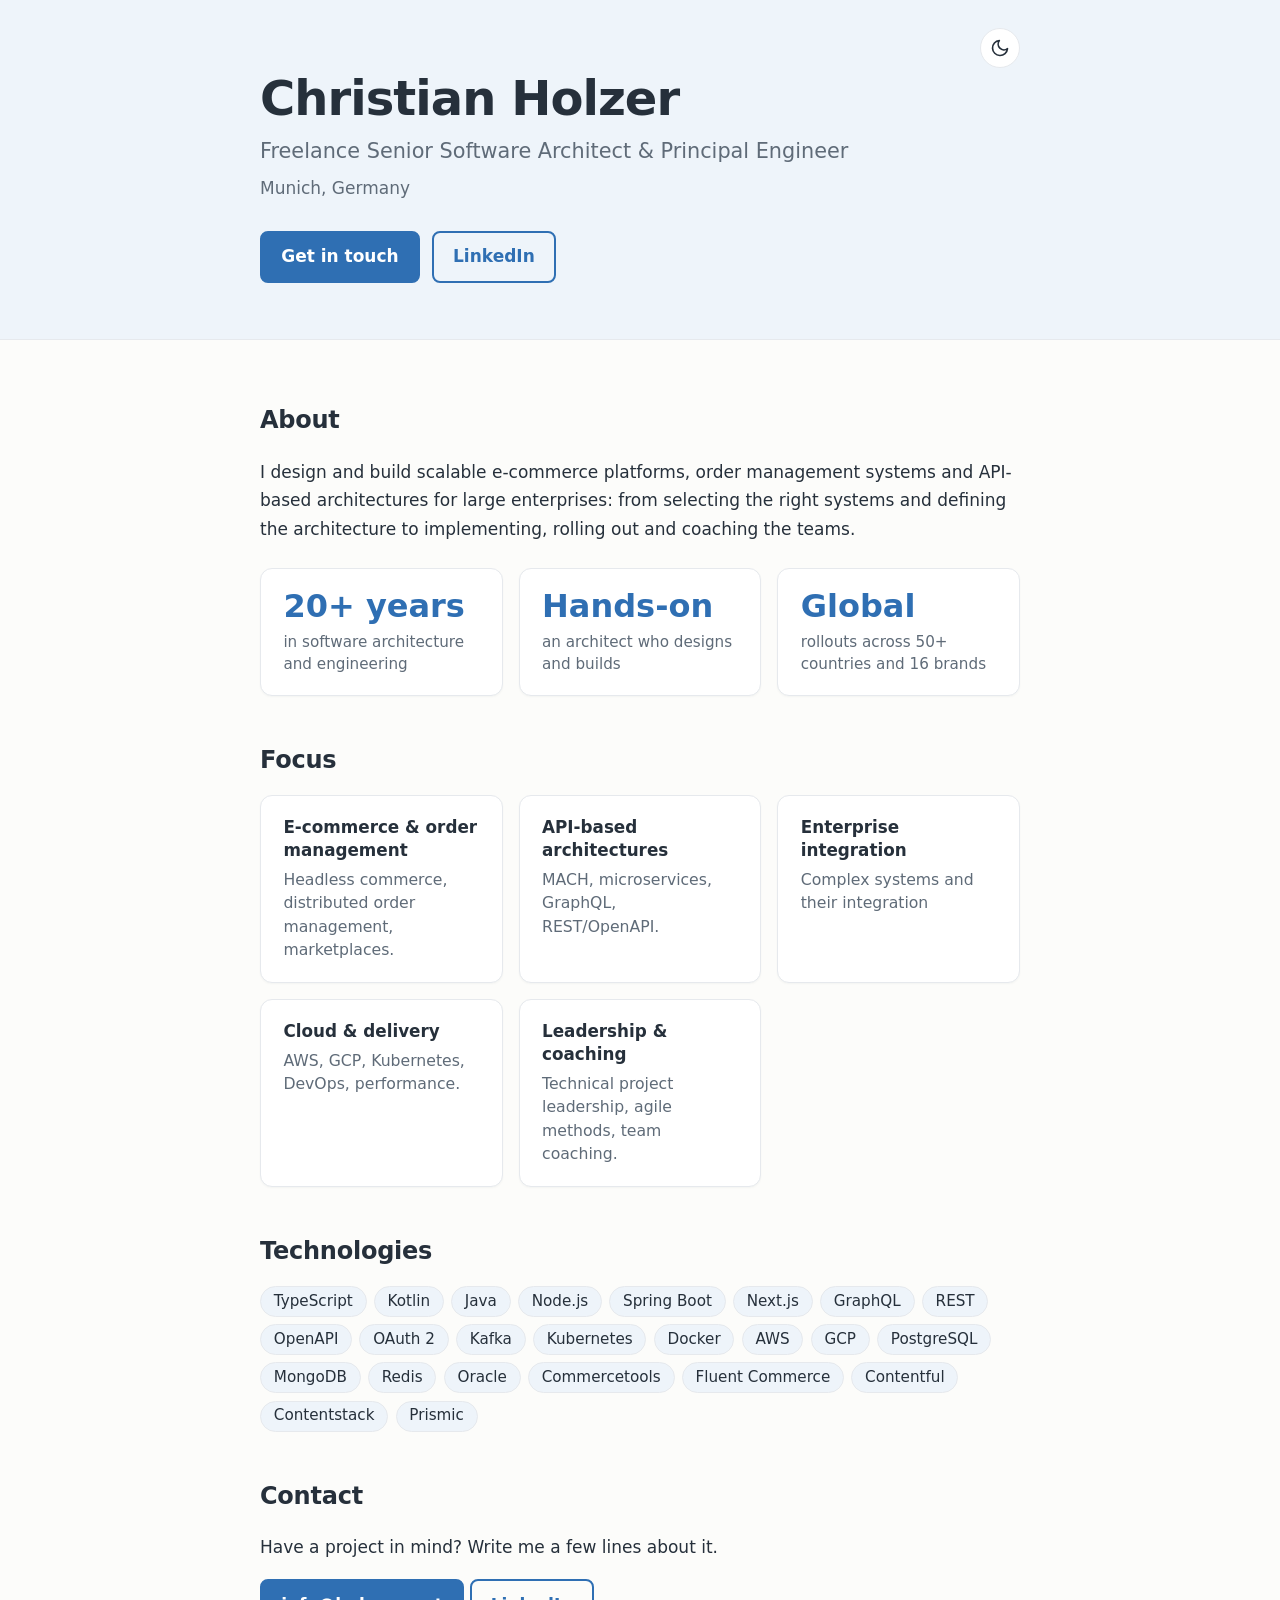
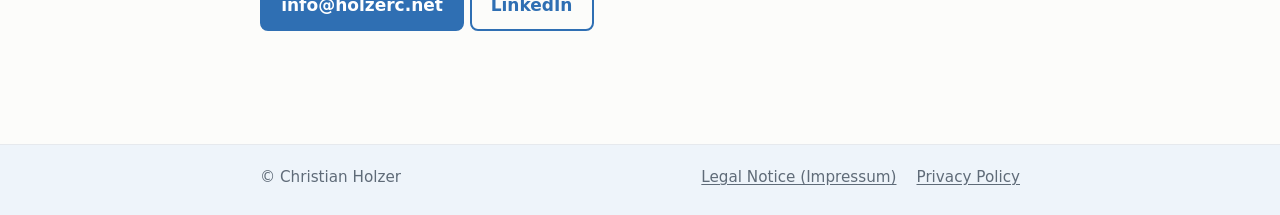
<file: index.html>
<!DOCTYPE html>
<html lang="en">
<head>
  <meta charset="utf-8">
  <meta name="viewport" content="width=device-width, initial-scale=1">
  <title>Christian Holzer – Freelance Senior Software Architect &amp; Principal Engineer</title>
  <meta name="description" content="Christian Holzer, freelance Senior Software Architect and Principal Engineer in Munich. Scalable e-commerce platforms, order management, API-based (MACH) architectures and enterprise integration.">
  <meta name="color-scheme" content="light dark">
  <link rel="canonical" href="https://holzerc.net/">
  <script src="theme.js"></script>
  <link rel="stylesheet" href="style.css">
</head>
<body>
  <header class="hero">
    <div class="wrap">
      <button type="button" id="theme-toggle" class="theme-toggle" hidden>
        <svg class="icon-moon" viewBox="0 0 24 24" aria-hidden="true"><path d="M21 12.8A9 9 0 1 1 11.2 3a7 7 0 0 0 9.8 9.8z"/></svg>
        <svg class="icon-sun" viewBox="0 0 24 24" aria-hidden="true"><circle cx="12" cy="12" r="4"/><path d="M12 2v2M12 20v2M4.9 4.9l1.4 1.4M17.7 17.7l1.4 1.4M2 12h2M20 12h2M4.9 19.1l1.4-1.4M17.7 6.3l1.4-1.4"/></svg>
      </button>
      <h1>Christian Holzer</h1>
      <p class="lead">Freelance Senior Software Architect &amp; Principal Engineer</p>
      <p class="place">Munich, Germany</p>
      <p class="cta">
        <a class="button" href="mailto:info@holzerc.net">Get in touch</a>
        <a class="button ghost" href="https://www.linkedin.com/in/holzerc/" rel="noopener me">LinkedIn</a>
      </p>
    </div>
  </header>

  <main class="wrap">
    <section aria-labelledby="about">
      <h2 id="about">About</h2>
      <p>I design and build scalable e-commerce platforms, order management systems and API-based architectures for large enterprises: from selecting the right systems and defining the architecture to implementing, rolling out and coaching the teams.</p>
      <ul class="facts">
        <li><strong>20+ years</strong><span>in software architecture and engineering</span></li>
        <li><strong>Hands-on</strong><span>an architect who designs and builds</span></li>
        <li><strong>Global</strong><span>rollouts across 50+ countries and 16 brands</span></li>
      </ul>
    </section>

    <section aria-labelledby="focus">
      <h2 id="focus">Focus</h2>
      <div class="cards">
        <div class="card"><h3>E-commerce &amp; order management</h3><p>Headless commerce, distributed order management, marketplaces.</p></div>
        <div class="card"><h3>API-based architectures</h3><p>MACH, microservices, GraphQL, REST/OpenAPI.</p></div>
        <div class="card"><h3>Enterprise integration</h3><p>Complex systems and their integration</p></div>
        <div class="card"><h3>Cloud &amp; delivery</h3><p>AWS, GCP, Kubernetes, DevOps, performance.</p></div>
        <div class="card"><h3>Leadership &amp; coaching</h3><p>Technical project leadership, agile methods, team coaching.</p></div>
      </div>
    </section>

    <section aria-labelledby="tech">
      <h2 id="tech">Technologies</h2>
      <ul class="tags">
        <li>TypeScript</li><li>Kotlin</li><li>Java</li><li>Node.js</li><li>Spring Boot</li><li>Next.js</li>
        <li>GraphQL</li><li>REST</li><li>OpenAPI</li><li>OAuth 2</li><li>Kafka</li>
        <li>Kubernetes</li><li>Docker</li><li>AWS</li><li>GCP</li>
        <li>PostgreSQL</li><li>MongoDB</li><li>Redis</li><li>Oracle</li>
        <li>Commercetools</li><li>Fluent Commerce</li><li>Contentful</li><li>Contentstack</li><li>Prismic</li>
      </ul>
    </section>

    <section aria-labelledby="contact">
      <h2 id="contact">Contact</h2>
      <p>Have a project in mind? Write me a few lines about it.</p>
      <p>
        <a class="button" href="mailto:info@holzerc.net">info@holzerc.net</a>
        <a class="button ghost" href="https://www.linkedin.com/in/holzerc/" rel="noopener me">LinkedIn</a>
      </p>
    </section>
  </main>

  <footer>
    <div class="wrap">
      <span>&copy; Christian Holzer</span>
      <nav aria-label="Legal">
        <a href="legal-notice.html">Legal Notice (Impressum)</a>
        <a href="privacy.html">Privacy Policy</a>
      </nav>
    </div>
  </footer>
</body>
</html>
</file>
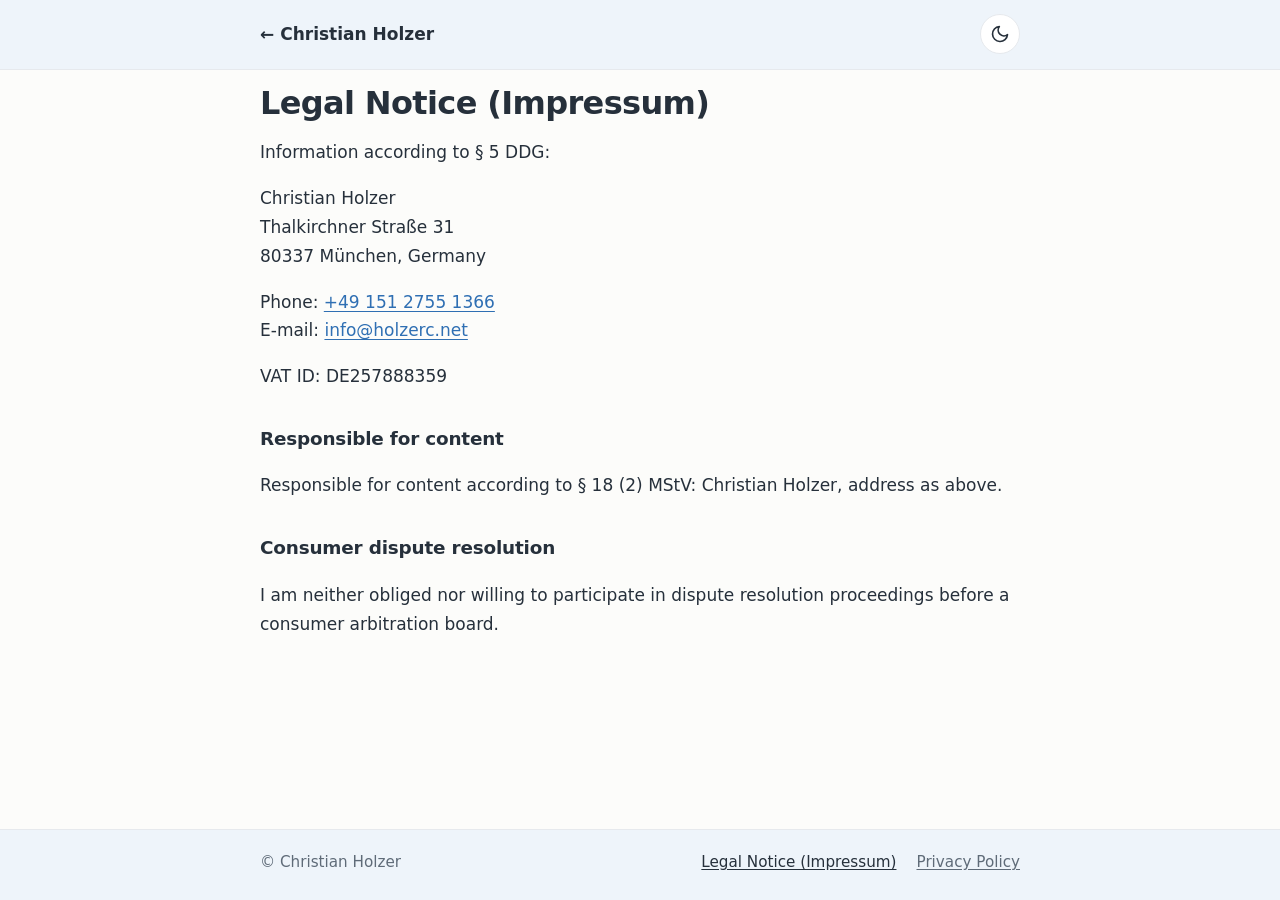
<file: legal-notice.html>
<!DOCTYPE html>
<html lang="en">
<head>
  <meta charset="utf-8">
  <meta name="viewport" content="width=device-width, initial-scale=1">
  <title>Legal Notice (Impressum) – Christian Holzer</title>
  <meta name="color-scheme" content="light dark">
  <link rel="canonical" href="https://holzerc.net/legal-notice.html">
  <script src="theme.js"></script>
  <link rel="stylesheet" href="style.css">
</head>
<body>
  <div class="topbar">
    <div class="wrap">
      <a class="back" href="index.html">&larr; Christian Holzer</a>
      <button type="button" id="theme-toggle" class="theme-toggle" hidden>
        <svg class="icon-moon" viewBox="0 0 24 24" aria-hidden="true"><path d="M21 12.8A9 9 0 1 1 11.2 3a7 7 0 0 0 9.8 9.8z"/></svg>
        <svg class="icon-sun" viewBox="0 0 24 24" aria-hidden="true"><circle cx="12" cy="12" r="4"/><path d="M12 2v2M12 20v2M4.9 4.9l1.4 1.4M17.7 17.7l1.4 1.4M2 12h2M20 12h2M4.9 19.1l1.4-1.4M17.7 6.3l1.4-1.4"/></svg>
      </button>
    </div>
  </div>

  <main class="wrap legal-page">
    <h1>Legal Notice (Impressum)</h1>
    <p>Information according to § 5 DDG:</p>
    <address>
      Christian Holzer<br>
      Thalkirchner Straße 31<br>
      80337 München, Germany
    </address>
    <p>
      Phone: <a href="tel:+4915127551366">+49 151 2755 1366</a><br>
      E-mail: <a href="mailto:info@holzerc.net">info@holzerc.net</a>
    </p>
    <p>VAT ID: DE257888359</p>
    <h2>Responsible for content</h2>
    <p>Responsible for content according to § 18 (2) MStV: Christian Holzer, address as above.</p>
    <h2>Consumer dispute resolution</h2>
    <p>I am neither obliged nor willing to participate in dispute resolution proceedings before a consumer arbitration board.</p>
  </main>

  <footer>
    <div class="wrap">
      <span>&copy; Christian Holzer</span>
      <nav aria-label="Legal">
        <a href="legal-notice.html" aria-current="page">Legal Notice (Impressum)</a>
        <a href="privacy.html">Privacy Policy</a>
      </nav>
    </div>
  </footer>
</body>
</html>
</file>
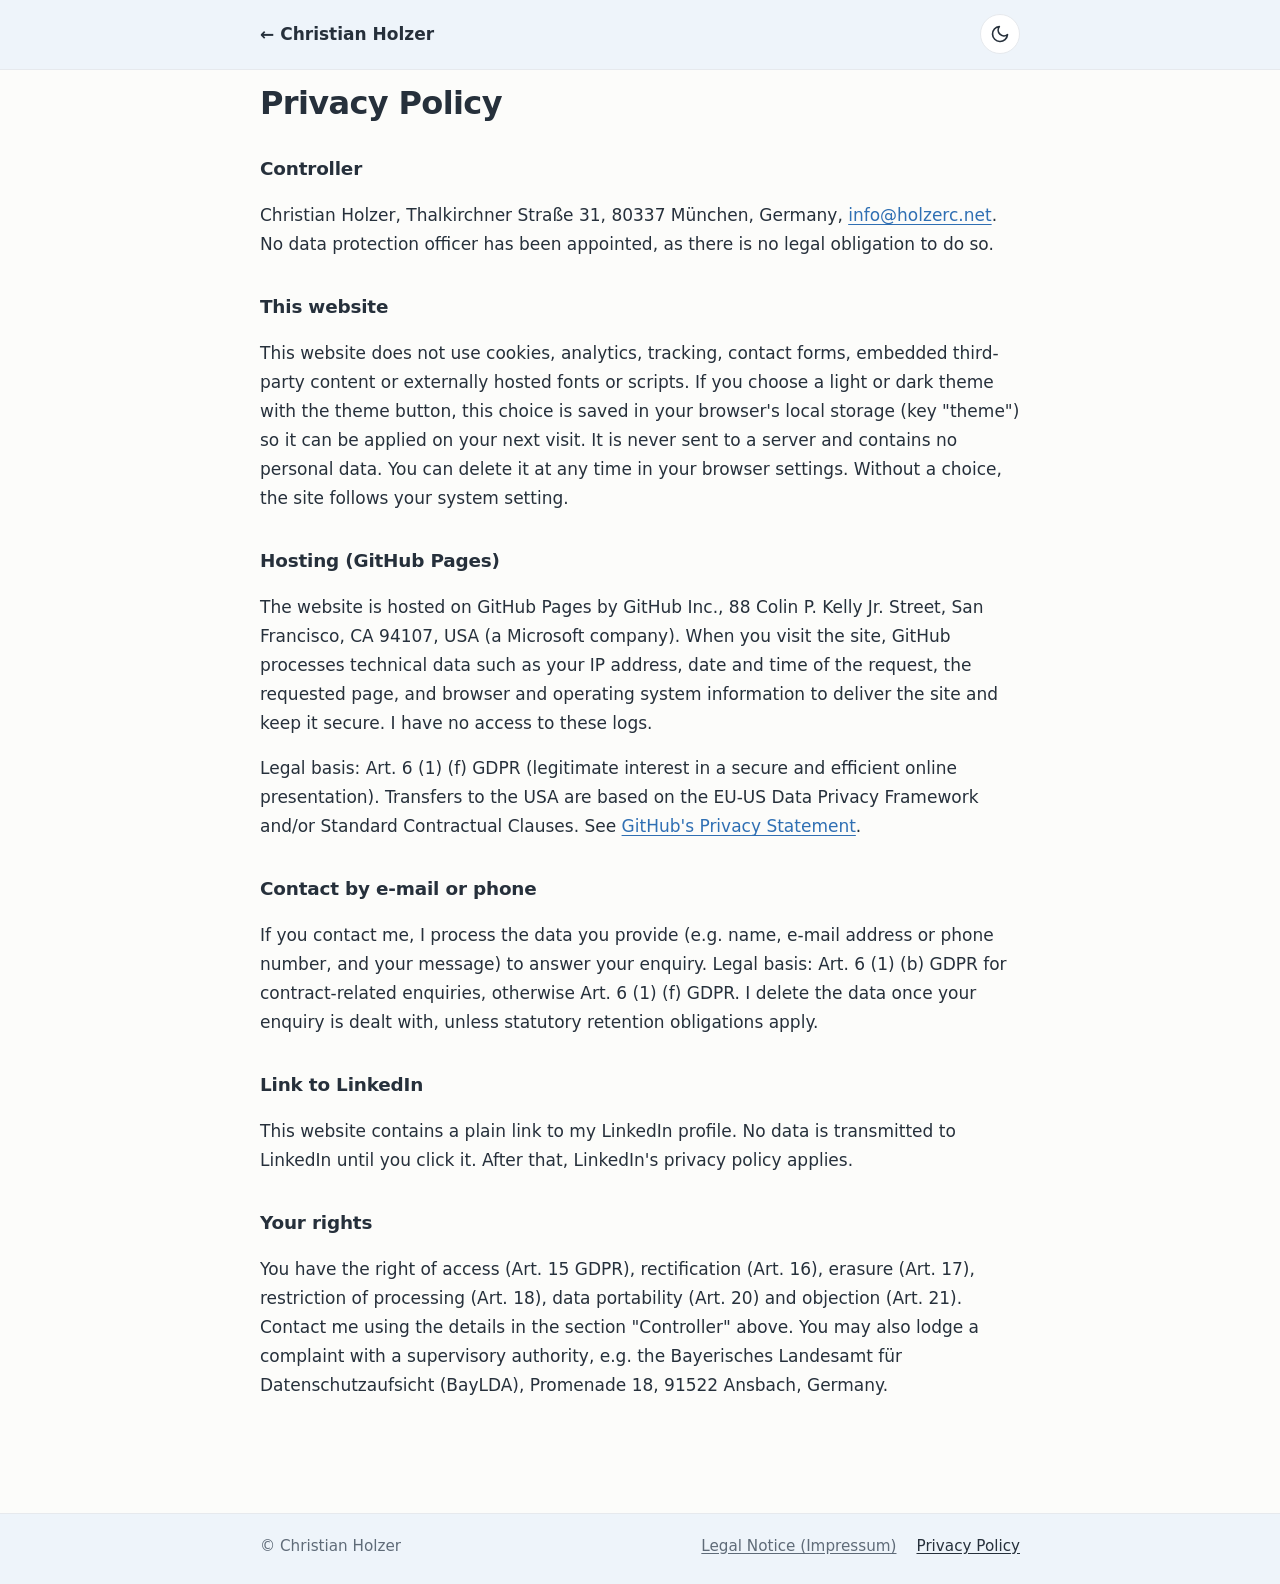
<file: privacy.html>
<!DOCTYPE html>
<html lang="en">
<head>
  <meta charset="utf-8">
  <meta name="viewport" content="width=device-width, initial-scale=1">
  <title>Privacy Policy – Christian Holzer</title>
  <meta name="color-scheme" content="light dark">
  <link rel="canonical" href="https://holzerc.net/privacy.html">
  <script src="theme.js"></script>
  <link rel="stylesheet" href="style.css">
</head>
<body>
  <div class="topbar">
    <div class="wrap">
      <a class="back" href="index.html">&larr; Christian Holzer</a>
      <button type="button" id="theme-toggle" class="theme-toggle" hidden>
        <svg class="icon-moon" viewBox="0 0 24 24" aria-hidden="true"><path d="M21 12.8A9 9 0 1 1 11.2 3a7 7 0 0 0 9.8 9.8z"/></svg>
        <svg class="icon-sun" viewBox="0 0 24 24" aria-hidden="true"><circle cx="12" cy="12" r="4"/><path d="M12 2v2M12 20v2M4.9 4.9l1.4 1.4M17.7 17.7l1.4 1.4M2 12h2M20 12h2M4.9 19.1l1.4-1.4M17.7 6.3l1.4-1.4"/></svg>
      </button>
    </div>
  </div>

  <main class="wrap legal-page">
    <h1>Privacy Policy</h1>

    <h2>Controller</h2>
    <p>Christian Holzer, Thalkirchner Straße 31, 80337 München, Germany, <a href="mailto:info@holzerc.net">info@holzerc.net</a>. No data protection officer has been appointed, as there is no legal obligation to do so.</p>

    <h2>This website</h2>
    <p>This website does not use cookies, analytics, tracking, contact forms, embedded third-party content or externally hosted fonts or scripts. If you choose a light or dark theme with the theme button, this choice is saved in your browser's local storage (key "theme") so it can be applied on your next visit. It is never sent to a server and contains no personal data. You can delete it at any time in your browser settings. Without a choice, the site follows your system setting.</p>

    <h2>Hosting (GitHub Pages)</h2>
    <p>The website is hosted on GitHub Pages by GitHub Inc., 88 Colin P. Kelly Jr. Street, San Francisco, CA 94107, USA (a Microsoft company). When you visit the site, GitHub processes technical data such as your IP address, date and time of the request, the requested page, and browser and operating system information to deliver the site and keep it secure. I have no access to these logs.</p>
    <p>Legal basis: Art. 6 (1) (f) GDPR (legitimate interest in a secure and efficient online presentation). Transfers to the USA are based on the EU-US Data Privacy Framework and/or Standard Contractual Clauses. See <a href="https://docs.github.com/en/site-policy/privacy-policies/github-general-privacy-statement" rel="noopener">GitHub's Privacy Statement</a>.</p>

    <h2>Contact by e-mail or phone</h2>
    <p>If you contact me, I process the data you provide (e.g. name, e-mail address or phone number, and your message) to answer your enquiry. Legal basis: Art. 6 (1) (b) GDPR for contract-related enquiries, otherwise Art. 6 (1) (f) GDPR. I delete the data once your enquiry is dealt with, unless statutory retention obligations apply.</p>

    <h2>Link to LinkedIn</h2>
    <p>This website contains a plain link to my LinkedIn profile. No data is transmitted to LinkedIn until you click it. After that, LinkedIn's privacy policy applies.</p>

    <h2>Your rights</h2>
    <p>You have the right of access (Art. 15 GDPR), rectification (Art. 16), erasure (Art. 17), restriction of processing (Art. 18), data portability (Art. 20) and objection (Art. 21). Contact me using the details in the section "Controller" above. You may also lodge a complaint with a supervisory authority, e.g. the Bayerisches Landesamt für Datenschutzaufsicht (BayLDA), Promenade 18, 91522 Ansbach, Germany.</p>
  </main>

  <footer>
    <div class="wrap">
      <span>&copy; Christian Holzer</span>
      <nav aria-label="Legal">
        <a href="legal-notice.html">Legal Notice (Impressum)</a>
        <a href="privacy.html" aria-current="page">Privacy Policy</a>
      </nav>
    </div>
  </footer>
</body>
</html>
</file>
<file: style.css>
:root {
  color-scheme: light;
  --bg: #fcfcfa; --fg: #26303b; --muted: #5f6b78; --accent: #2f6fb3; --border: #e6e9ed; --card: #ffffff;
  --hero: #eef4fa; --on-accent: #fff; --shadow: rgba(20,40,60,.04);
  --moon: block; --sun: none;
}
@media (prefers-color-scheme: dark) {
  :root:not([data-theme="light"]) {
    color-scheme: dark;
    --bg: #12171d; --fg: #e6eaf0; --muted: #a3adba; --accent: #7db7f0; --border: #2b3441; --card: #1a212a;
    --hero: #18212c; --on-accent: #12171d; --shadow: rgba(0,0,0,.2);
    --moon: none; --sun: block;
  }
}
:root[data-theme="dark"] {
  color-scheme: dark;
  --bg: #12171d; --fg: #e6eaf0; --muted: #a3adba; --accent: #7db7f0; --border: #2b3441; --card: #1a212a;
  --hero: #18212c; --on-accent: #12171d; --shadow: rgba(0,0,0,.2);
  --moon: none; --sun: block;
}
* { box-sizing: border-box; }
html { scroll-behavior: smooth; }
body {
  margin: 0; min-height: 100vh; display: flex; flex-direction: column; background: var(--bg); color: var(--fg);
  font: 1.0625rem/1.7 system-ui, -apple-system, "Segoe UI", Roboto, Arial, sans-serif;
}
.wrap { max-width: 50rem; margin: 0 auto; padding: 0 1.25rem; }
a { color: var(--accent); text-underline-offset: 0.15em; }
a:focus-visible { outline: 3px solid var(--accent); outline-offset: 2px; border-radius: 3px; }

.hero { background: var(--hero); border-bottom: 1px solid var(--border); padding: 4.5rem 0 3.5rem; }
h1 { font-size: 3rem; line-height: 1.1; margin: 0; letter-spacing: -0.02em; }
.lead { font-size: 1.3rem; margin: 0.6rem 0 0; color: var(--muted); }
.place { margin: 0.25rem 0 0; color: var(--muted); }
.hero .wrap { position: relative; }
.theme-toggle {
  position: absolute; top: -2.75rem; right: 1.25rem; width: 2.5rem; height: 2.5rem; padding: 0;
  display: inline-flex; align-items: center; justify-content: center;
  border-radius: 50%; border: 1px solid var(--border); background: var(--card); color: var(--fg); cursor: pointer;
}
.theme-toggle[hidden] { display: none; }
.theme-toggle:hover { border-color: var(--accent); color: var(--accent); }
.theme-toggle:focus-visible { outline: 3px solid var(--accent); outline-offset: 2px; }
.theme-toggle svg { width: 1.25rem; height: 1.25rem; fill: none; stroke: currentColor; stroke-width: 2; stroke-linecap: round; stroke-linejoin: round; }
.theme-toggle .icon-moon { display: var(--moon); }
.theme-toggle .icon-sun { display: var(--sun); }

.topbar { background: var(--hero); border-bottom: 1px solid var(--border); }
.topbar .wrap { display: flex; align-items: center; justify-content: space-between; padding-top: 0.9rem; padding-bottom: 0.9rem; }
.topbar .theme-toggle { position: static; }
.back { color: var(--fg); font-weight: 600; text-decoration: none; }
.back:hover { color: var(--accent); }
main.legal-page { padding-top: 2.5rem; padding-bottom: 6rem; }
.legal-page h1 { font-size: 2rem; margin-bottom: 1rem; }
.legal-page h2 { font-size: 1.15rem; margin: 2rem 0 0.4rem; }
footer a[aria-current="page"] { color: var(--fg); }
.cta { margin: 1.75rem 0 0; display: flex; flex-wrap: wrap; gap: 0.75rem; }

.button {
  display: inline-block; padding: 0.6rem 1.2rem; border-radius: 8px; border: 2px solid var(--accent);
  background: var(--accent); color: var(--on-accent); font-weight: 600; text-decoration: none;
}
.button:hover { filter: brightness(1.08); }
.button.ghost { background: transparent; color: var(--accent); }

main.wrap { flex: 1 0 auto; width: 100%; padding-top: 1rem; padding-bottom: 6rem; }
h2 { font-size: 1.5rem; margin: 2.75rem 0 0.9rem; letter-spacing: -0.01em; }
h3 { font-size: 1.05rem; margin: 1.25rem 0 0.25rem; }

.facts { list-style: none; padding: 0; margin: 1.5rem 0 0; display: grid; grid-template-columns: repeat(auto-fit, minmax(10rem, 1fr)); gap: 1rem; }
.facts li { background: var(--card); border: 1px solid var(--border); border-radius: 12px; padding: 1.25rem 1.4rem; display: flex; flex-direction: column; box-shadow: 0 1px 2px var(--shadow); }
.facts strong { font-size: 2rem; line-height: 1.1; color: var(--accent); }
.facts span { color: var(--muted); font-size: 0.95rem; line-height: 1.45; margin-top: 0.4rem; }

.cards { display: grid; grid-template-columns: repeat(auto-fit, minmax(15rem, 1fr)); gap: 1rem; }
.card { background: var(--card); border: 1px solid var(--border); border-radius: 12px; padding: 1.25rem 1.4rem; box-shadow: 0 1px 2px var(--shadow); }
.card h3 { margin: 0 0 0.4rem; line-height: 1.35; }
.card p { margin: 0; color: var(--muted); font-size: 0.98rem; line-height: 1.5; }

ul { margin: 0; padding-left: 1.25rem; }
ul.tags { list-style: none; padding: 0; display: flex; flex-wrap: wrap; gap: 0.45rem; }
ul.tags li { background: var(--hero); border: 1px solid var(--border); border-radius: 999px; padding: 0.1rem 0.8rem; font-size: 0.95rem; }
address { font-style: normal; margin-bottom: 1rem; }


footer { background: var(--hero); border-top: 1px solid var(--border); color: var(--muted); font-size: 0.95rem; }
footer .wrap { display: flex; flex-wrap: wrap; justify-content: space-between; gap: 0.5rem 1.5rem; padding-top: 1.25rem; padding-bottom: 1.5rem; }
footer nav { display: flex; gap: 1.25rem; }
footer a { color: var(--muted); }

@media (max-width: 30rem) { h1 { font-size: 2.25rem; } .hero { padding: 4rem 0 2.5rem; } }
@media (prefers-reduced-motion: reduce) { html { scroll-behavior: auto; } }
@media print { .theme-toggle, .topbar { display: none; } .hero { background: none; padding: 0; border: 0; } .cta, footer nav { display: none; } }
</file>
